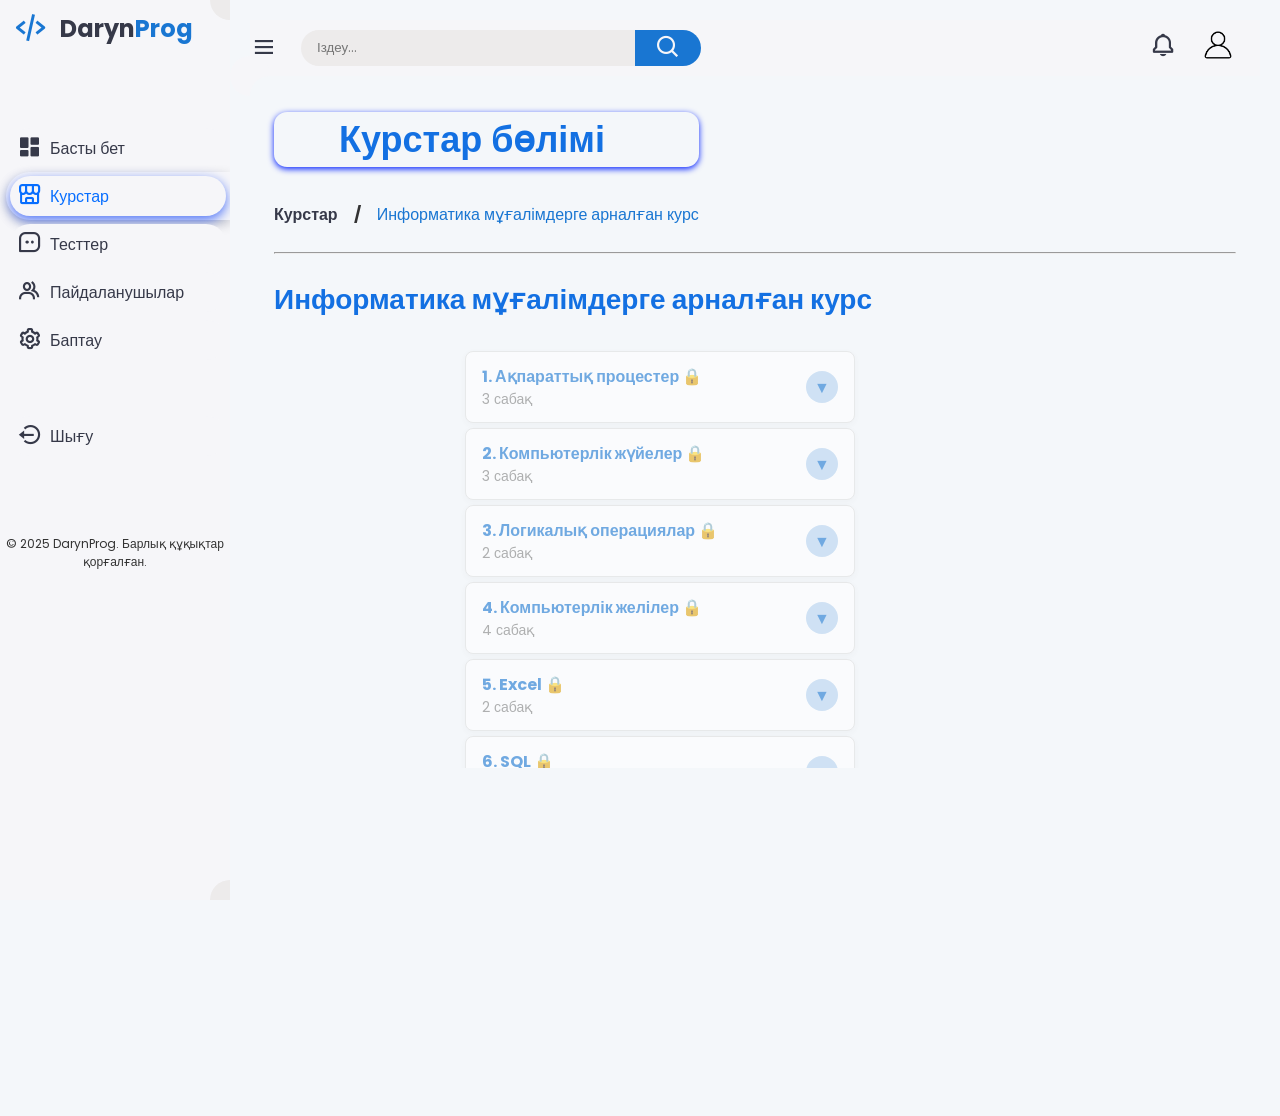
<file: index.html>
<!DOCTYPE html>
<html lang="en">

<head>
    <meta charset="UTF-8">
    <meta name="viewport" content="width=device-width, initial-scale=1.0">
    <link href='https://unpkg.com/boxicons@2.1.4/css/boxicons.min.css' rel='stylesheet'>
    <link rel="stylesheet" href="style.css">
    <link rel="icon" href="imgg/daryn.png">
    <title>Daryn | Prog</title>
</head>

<body>

    <!-- Sidebar -->
    <div class="sidebar">
        <a href="#" class="logo">
            <i class='bx bx-code-alt'></i>
            <div class="logo-name"><span>Daryn</span>Prog</div>
        </a>
        <ul class="side-menu">
            <li><a href="glavny.html"><i class='bx bxs-dashboard'></i>Басты бет</a></li>
            <li class="active"><a href="course.html"><i class='bx bx-store-alt'></i>Курстар</a></li>
            <li><a href="#"><i class='bx bx-message-square-dots'></i>Тесттер</a></li>
            <li><a href="#"><i class='bx bx-group'></i>Пайдаланушылар</a></li>
            <li><a href="#"><i class='bx bx-cog'></i>Баптау</a></li>
        </ul>
        <ul class="side-menu">
            <li>
                <a href="https://darynprog.github.io/infotest/" class="Шығу">
                    <i class='bx bx-log-out-circle'></i>
                    Шығу
                </a>
            </li>
        </ul>
        <ul><br><br><br>
            <li align="center">
                <p style="font-size:12px;" align="center">© 2025 DarynProg. Барлық құқықтар қорғалған. </p>
            </li>
        </ul>
    </div>
    <!-- End of Sidebar -->

    <!-- Main Content -->
    <div class="content">
        <!-- Navbar -->
        <nav>
            <i class='bx bx-menu'></i>
            <form action="#">
                <div class="form-input">
                    <input type="search" placeholder="Іздеу...">
                    <button class="search-btn" type="submit"><i class='bx bx-search'></i></button>
                </div>
            </form>
            <input type="checkbox" id="theme-toggle" hidden>
            
            <a href="#" class="notif">
                <i class='bx bx-bell'></i>
                
            </a>
            <a href="#" class="profile">
                <img src="imgg/iconnn.png">
            </a>
        </nav>

        <!-- End of Navbar -->

        <main>
            <div class="header">
                <div class="left">
                    <h1>Курстар бөлімі</h1><br>
                    <ul class="breadcrumb">
                        <a href="course.html">
                                <li>

                               <b>Курстар </b>
                            </li>
                            </a>
                        <b> / </b>
                        <li><a href="#" class="active">Информатика мұғалімдерге арналған курс</a></li>
                        

                    </ul>
                </div>
                
            </div><br><hr>
<!-- осы жерден басталады -->

<br>
<h1 style="color:#1370e2;">Информатика мұғалімдерге арналған курс</h1>
<div class="course-list-wrapper">
    <ul class="course-list">
        <li id="course1" class="course-item locked" onclick="openCourse(false)">
            <div class="course-info">
              1. Ақпараттық процестер 🔒
              <span class="subtext">3 сабақ</span>
            </div>
            <div class="toggle-icon" onclick="toggleLessons(event, 'lessons1')">▼</div>
        </li>
        <ul id="lessons1" class="lesson-list" style="display: none;">
          <li class="lesson-item">1-сабақ: Санау жүйелері </li>
          <li class="lesson-item">2-сабақ: Ақпаратты кодтау </li>
          <li class="lesson-item">3-сабақ: Ақпараттық өлшеу </li>
        </ul>
        <li id="course2"  class="course-item locked" onclick="openCourse(false)">
            <div class="course-info">
                2. Компьютерлік жүйелер 🔒
              <span class="subtext">3 сабақ</span>
            </div>
            <div class="toggle-icon" onclick="toggleLessons(event, 'lessons2')">▼</div>
          </li>
        <ul id="lessons2" class="lesson-list">
            <li class="lesson-item">1-сабақ: Есептеу техникасының дамуы</li>
            <li class="lesson-item">2-сабақ: Компьютердің қызметі</li>
            <li class="lesson-item">3-сабақ: Компьютерлік графика</li>
        </ul>
        <li id="course3"  class="course-item locked" onclick="openCourse(false)">
            <div class="course-info">
                3. Логикалық операциялар 🔒
              <span class="subtext">2 сабақ</span>
            </div>
            <div class="toggle-icon" onclick="toggleLessons(event, 'lessons3')">▼</div>
          </li>
        <ul id="lessons3" class="lesson-list">
            <li class="lesson-item">1-сабақ: Логикалық операциялар</li>
            <li class="lesson-item">2-сабақ: Ақиқат кестесі</li>
        </ul>
        <li id="course4"  class="course-item locked" onclick="openCourse(false)">
            <div class="course-info">
                4. Компьютерлік желілер 🔒
              <span class="subtext">4 сабақ</span>
            </div>
            <div class="toggle-icon" onclick="toggleLessons(event, 'lessons4')">▼</div>
          </li>
        <ul id="lessons4" class="lesson-list">
            <li class="lesson-item">1-сабақ: Компьютерлік желілердің жіктелу</li>
            <li class="lesson-item">2-сабақ: IP адрес</li>
            <li class="lesson-item">3-сабақ: DNS домен</li>
            <li class="lesson-item">4-сабақ: Ақпараттық қауіпсіздік</li>
          </ul>
        <li id="course5"  class="course-item locked" onclick="openCourse(false)">
            <div class="course-info">
                5. Excel 🔒
              <span class="subtext">2 сабақ</span>
            </div>
            <div class="toggle-icon" onclick="toggleLessons(event, 'lessons5')">▼</div>
          </li>
        <ul id="lessons5" class="lesson-list">
            <li class="lesson-item">1-сабақ: Элементтерді пішімдеу</li>
            <li class="lesson-item">2-сабақ: Электронды кестелерді модельдеу</li>
        </ul>
        <li id="course6"  class="course-item locked" onclick="openCourse(false)">
            <div class="course-info">
                6. SQL 🔒
              <span class="subtext">3 сабақ</span>
            </div>
            <div class="toggle-icon" onclick="toggleLessons(event, 'lessons6')">▼</div>
          </li>
        <ul id="lessons6" class="lesson-list">
            <li class="lesson-item">1-сабақ: Мәліметтер қорын құру</li>
            <li class="lesson-item">2-сабақ: Реляциялық деректер қоры</li>
            <li class="lesson-item">3-сабақ: Мәліметтерді іздеу,сұрыптау және сүзу</li>
        </ul>
        <li id="course7"  class="course-item locked" onclick="openCourse(false)">
            <div class="course-info">
                7. Web жобалау 🔒
              <span class="subtext">2 сабақ</span>
            </div>
            <div class="toggle-icon" onclick="toggleLessons(event, 'lessons7')">▼</div>
          </li>
        <ul id="lessons7" class="lesson-list">
            <li class="lesson-item">1-сабақ: HTML</li>
            <li class="lesson-item">2-сабақ:  CSS</li>
        </ul>
        <li id="course8"  class="course-item locked" onclick="openCourse(false)">
            <div class="course-info">
                8. Python 🔒
              <span class="subtext">5 сабақ</span>
            </div>
            <div class="toggle-icon" onclick="toggleLessons(event, 'lessons8')">▼</div>
          </li>
        <ul id="lessons8" class="lesson-list">
            <li class="lesson-item">1-сабақ: Алгоритм түрлері</li>
            <li class="lesson-item">2-сабақ: Цикл түрлері</li>
            <li class="lesson-item">3-сабақ: Массивтер</li>
            <li class="lesson-item">4-сабақ: Процедура, функция, жолдар</li>
            <li class="lesson-item">5-сабақ: Есептерді талдау</li>
        </ul>
        <li id="course9"  class="course-item locked" onclick="openCourse(false)">
            <div class="course-info">
                9. Бейнеконтент 🔒
              <span class="subtext">1 сабақ</span>
            </div>
            <div class="toggle-icon" onclick="toggleLessons(event, 'lessons9')">▼</div>
          </li>
        <ul id="lessons9" class="lesson-list">
            <li class="lesson-item">1-сабақ:Бейнемен жұмыс</li>
        </ul>
        <li id="course10"  class="course-item locked" onclick="openCourse(false)">
            <div class="course-info">
                10. Жасанды интелект 🔒
              <span class="subtext">2 сабақ</span>
            </div>
            <div class="toggle-icon" onclick="toggleLessons(event, 'lessons10')">▼</div>
          </li>
        <ul id="lessons10" class="lesson-list">
            <li class="lesson-item">1-сабақ: Жасанды интелект</li>
            <li class="lesson-item">2-сабақ: Нейрондық желілер</li>
        </ul>
    </ul>
        <br><br>
  </div>
<!-- Видеосабақтар бөлігі -->
<br>
<div class="video-section" style="display: none;">
  <button id="back-btn">⬅   Артқа қайту</button>
  <h2>Сабақ атауы</h2>
  
  

  <iframe src="" 
  width="640" height="360" 
  frameborder="0" 
  allow="autoplay; fullscreen; picture-in-picture" 
  allowfullscreen>
</iframe>
  

  <!-- <iframe id="videoPlayer" width="560"
  height="315"
  src="https://www.youtube.com/embed/    ?rel=0&modestbranding=1&controls=1"
  frameborder="0"
  allow="accelerometer; autoplay; clipboard-write; encrypted-media; gyroscope; picture-in-picture"
  allowfullscreen>

  </iframe> -->

  <div class="nav-buttons"></div>
</div>
<br><br><br><br>
        </div>
        </main>
    </div>
    <style>
/*  */

.course-item.locked {
  opacity: 0.6;
  cursor: not-allowed;
} /* керек, себебі біз хабарлама көрсетеміз */
.lesson-item.locked {
  opacity: 0.6;
  cursor: not-allowed;
  pointer-events: auto; /* керек, себебі біз хабарлама көрсетеміз */
}
.lesson-item.locked:hover {
  background-color: #eee;
}

.toggle-icon {
  font-size: 16px;
  padding: 8px;
  width: 32px;
  height: 32px;
  background-color: rgb(184, 212, 241);
  border-radius: 50%; /* домалақ ету */
  display: flex;
  justify-content: center;
  align-items: center;
  transition: transform 0.3s ease, background-color 0.3s;
  cursor: pointer;
}

.toggle-icon:hover {
  background-color: #007bff;
}

.rotated {
  transform: rotate(180deg);
}

    .course-list-wrapper {
      width: 600px;
      margin: 0 auto;
      font-family: sans-serif;
    }
    .course-item {
  transition: all 0.3s ease;
  box-shadow: 0 2px 6px rgba(0, 0, 0, 0.04);
  cursor: pointer;
  background: #ffffff;
  border: 1px solid #e0e0e0;
  padding: 12px 16px;
  border-radius: 8px;
  margin-bottom: 5px;
  display: flex;
  justify-content: space-between;
  align-items: center;
  font-weight: bold;
  user-select: none;
}
  .course-item:hover {
    background-color: #eaf3ff;
    transform: translateY(-3px);
    border-left: 6px solid #007bff;
  }
  .course-item span {
    font-size: 14px;
    color: #666;
  }

    .course-item span.subtext {
      display: block;
      font-weight: normal;
      font-size: 14px;
      color: gray;
    }

    .toggle-icon {
      transition: transform 0.3s;
    }

    .rotated {
      transform: rotate(180deg);
    }

    .lesson-list {
      display: none;
      margin-left: 20px;
      margin-top: 5px;
      margin-bottom: 10px;
    }

    .lesson-item {
      background: #e6f0ff;
      padding: 8px;
      border-radius: 6px;
      margin-top: 4px;
      cursor: pointer;
    }

    .lesson-item:hover {
      background: #cce0ff;
    }

    iframe {
      width: 100%;
      height: 400px;
      margin-top: 20px;
      border: none;
    }
/*  */
     /* Видеосабақ бөлімін сәндеу */
.video-section {
  display: block;
  padding: 20px;
  background-color: #f4f4f4;
  border-radius: 13px;
  box-shadow: 0 4px 8px rgba(35, 3, 3, 0.1);
  text-align:center;
  
}
/* Видеосабақтың тақырыбын сәндеу */
.video-section h2 {
  font-size: 24px;
  color: #1150c5;
  margin-bottom: 20px;
  text-align: center;
}

/* Артқа қайту және келесі сабаққа өту батырмаларын сәндеу */
.nav-buttons button {
  background-color: #1150c5;
  color: white;
  border: none;
  padding: 10px 20px;
  margin: 5px;
  font-size: 16px;
  border-radius: 13px;
  cursor: pointer;
  transition: background-color 0.3s ease;
  text-align: center;
}

/* Батырма үстінде болғанда түсін өзгерту */
.nav-buttons button:hover {
  background-color: #0b3d91;
}

/* Артқа қайту батырмасының бөлек стилі */
#back-btn {
  background-color: #2d64ca;
  color: white;
  padding: 10px 20px;
  border: none;
  font-size: 16px;
  border-radius: 13px;
  cursor: pointer;
  margin-bottom: 20px;
  transition: background-color 0.3s ease;
  display: block;
  margin-left: 0;
}
#prev-btn {
    text-align:center;
}
#next-btn{
    text-align:center;
}

/* Артқа қайту батырмасының үстінде болғанда түсін өзгерту */
#back-btn:hover {
  background-color: #0b3d91;
}
</style>   
    <script src="index.js"></script>
    <script src="script.js"></script>
</body>
</html>
</file>
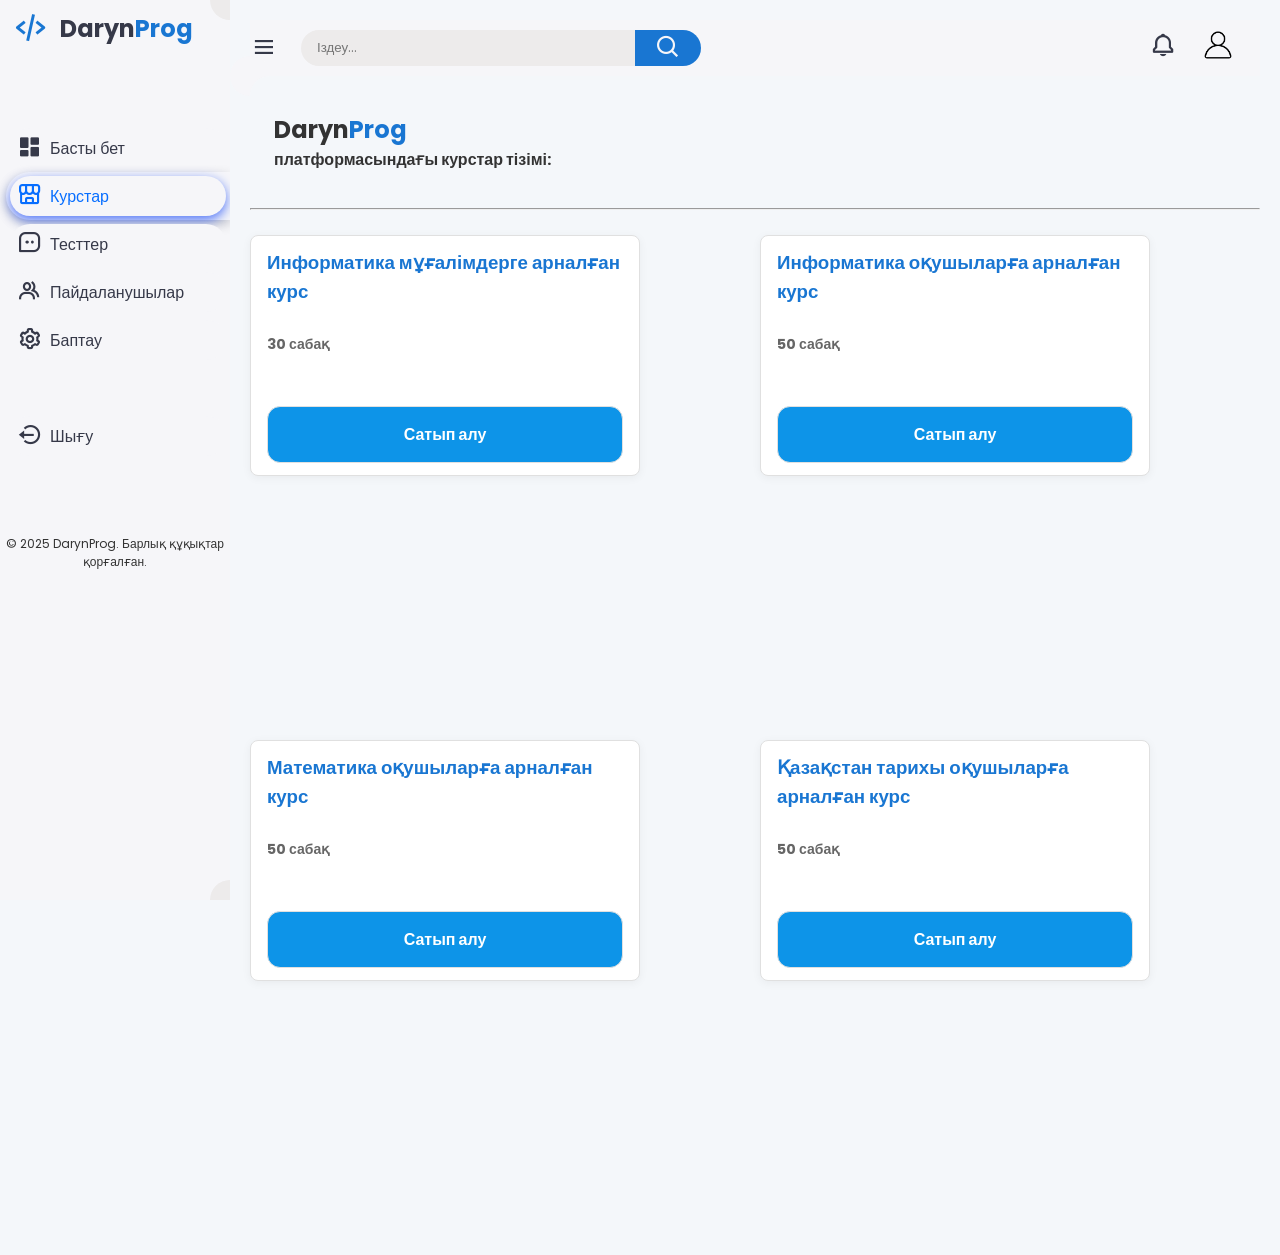
<file: course.html>
<!DOCTYPE html>
<html lang="en">    
    <head>
        <meta charset="UTF-8">
        <meta name="viewport" content="width=device-width, initial-scale=1.0">
        <link href='https://unpkg.com/boxicons@2.1.4/css/boxicons.min.css' rel='stylesheet'>
        <link rel="stylesheet" href="style.css">
        <link rel="icon" href="imgg/daryn.png">
        <title>Daryn | Prog</title>
    </head>
    
    <body>
    
        <!-- Sidebar -->
        <div class="sidebar">
            <a href="#" class="logo">
                <i class='bx bx-code-alt'></i>
                <div class="logo-name"><span>Daryn</span>Prog</div>
            </a>
            <ul class="side-menu">
                <li><a href="glavny.html"><i class='bx bxs-dashboard'></i>Басты бет</a></li>
                <li class="active"><a href="course.html"><i class='bx bx-store-alt'></i>Курстар</a></li>
                <li><a href="#"><i class='bx bx-message-square-dots'></i>Тесттер</a></li>
                <li><a href="#"><i class='bx bx-group'></i>Пайдаланушылар</a></li>
                <li><a href="#"><i class='bx bx-cog'></i>Баптау</a></li>
            </ul>
            <ul class="side-menu">
                <li>
                    <a href="https://darynprog.github.io/infotest/" class="Шығу">
                        <i class='bx bx-log-out-circle'></i>
                        Шығу
                    </a>
                </li>
            </ul>
            <ul><br><br><br>
                <li align="center">
                    <p style="font-size:12px;" align="center">© 2025 DarynProg. Барлық құқықтар қорғалған. </p>
                </li>
            </ul>
        </div>
        <!-- End of Sidebar -->
    
        <!-- Main Content -->
        <div class="content">
            <!-- Navbar -->
            <nav>
                <i class='bx bx-menu'></i>
                <form action="#">
                    <div class="form-input">
                        <input type="search" placeholder="Іздеу...">
                        <button class="search-btn" type="submit"><i class='bx bx-search'></i></button>
                    </div>
                </form>
                <input type="checkbox" id="theme-toggle" hidden>
                
                <a href="#" class="notif">
                    <i class='bx bx-bell'></i>
                    
               </a>
                <a href="#" class="profile">
                    <img src="imgg/iconnn.png">
                </a>
            </nav>

            <main>
                <div id="course-container">

                    <p style="color:rgb(36, 35, 35)"> 
                        <h2> <b>Daryn<b style="color:#1976D2">Prog</b> </h2>платформасындағы курстар тізімі:   </p> 
                </div>
            </main><hr><br>
        <div class="course-container">
            <ul class="course-list">
                    <a href="index.html" >
                        <li class="course-item"> <h3> Информатика мұғалімдерге  арналған курс</h3><br><span>30  сабақ</span>
                            <br><br><br><button class="course-btn" onclick="buyAllCourses()"> 
                            <b>Сатып алу</b></button>
                        </li>
                    </a>
                    <!-- <button class="course-btn" onclick="buyCourse('course1')">Бірінші тақырыпты сатып алу</button>  -->
            </ul>
            <ul class="course-list">
                    <a href="#" >
                        <li class="course-item"> <h3> Информатика оқушыларға  арналған курс</h3><br><span>50  сабақ</span>
                            <br><br><br><button class="course-btn"><!-- onclick="buyAllCourses()" -->
                            <b>Сатып алу</b></button>
                        </li>
                    </a>
                    <!-- <button class="course-btn" onclick="buyCourse('course1')">Бірінші тақырыпты сатып алу</button>  -->
            </ul>
            <ul class="course-list">
                    <a href="#" >
                        <li class="course-item"> <h3> Математика оқушыларға  арналған курс</h3><br><span>50  сабақ</span>
                            <br><br><br><button class="course-btn"><!-- onclick="buyAllCourses()" -->
                            <b>Сатып алу</b></button>
                        </li>
                    </a>
                    <!-- <button class="course-btn" onclick="buyCourse('course1')">Бірінші тақырыпты сатып алу</button>  -->
            </ul>
            <ul class="course-list">
                    <a href="#" >
                        <li class="course-item"> <h3> Қазақстан тарихы оқушыларға  арналған курс</h3><br><span>50  сабақ</span>
                            <br><br><br><button class="course-btn"><!-- onclick="buyAllCourses()" -->
                            <b>Сатып алу</b></button>
                        </li>
                    </a>
                    <!-- <button class="course-btn" onclick="buyCourse('course1')">Бірінші тақырыпты сатып алу</button>  -->
            </ul>
            
        </div>
            <script src="index.js"></script>
</body>
</html>
</file>
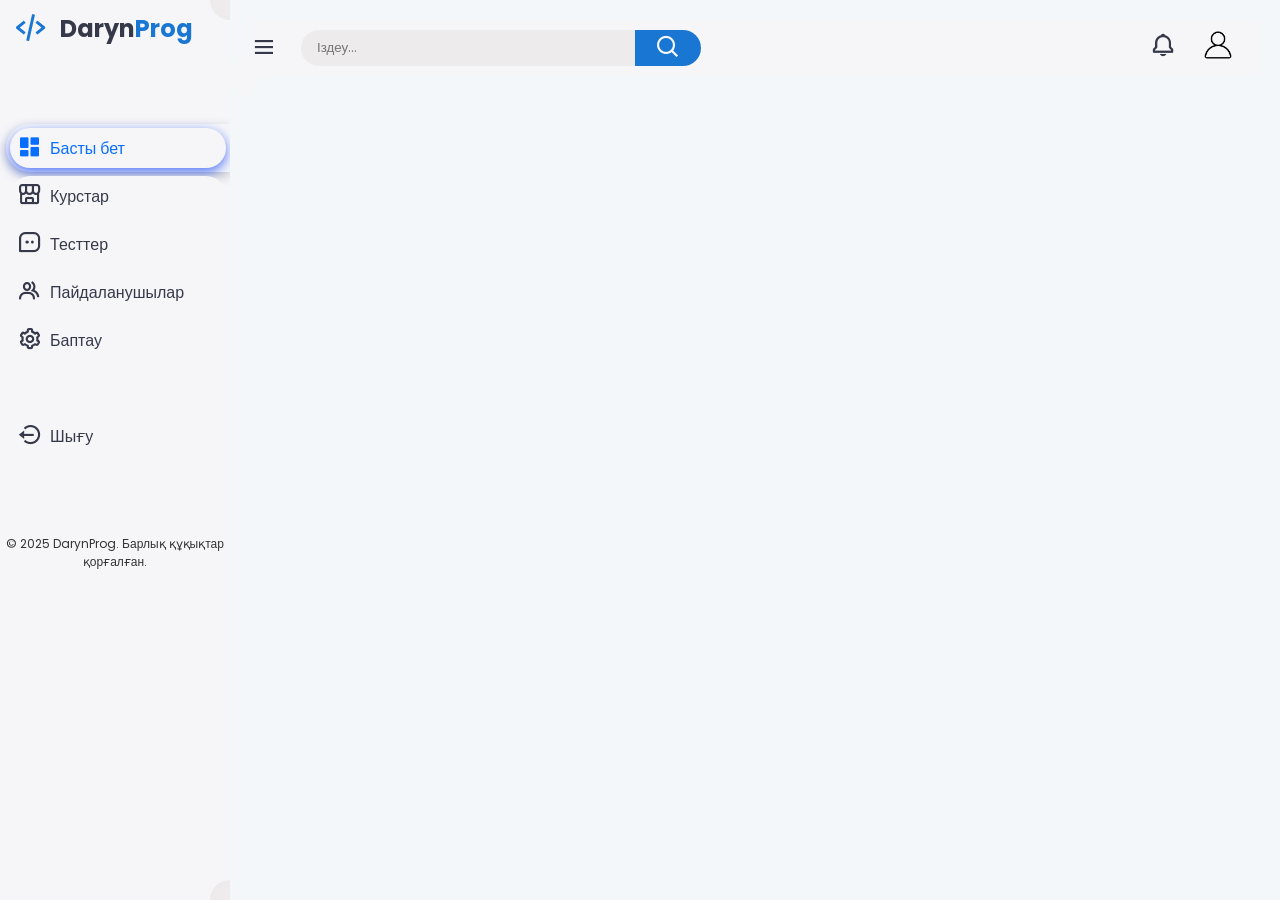
<file: glavny.html>
<!DOCTYPE html>
<html lang="en">

<head>
    <meta charset="UTF-8">
    <meta name="viewport" content="width=device-width, initial-scale=1.0">
    <link href='https://unpkg.com/boxicons@2.1.4/css/boxicons.min.css' rel='stylesheet'>
    <link rel="stylesheet" href="style.css">
    <link rel="icon" href="imgg/daryn.png">
    <title>Daryn | Prog</title>
</head>

<body>

    <!-- Sidebar -->
    <div class="sidebar" id="sidebar">
        <a href="#" class="logo">
            <i class='bx bx-code-alt'></i>
            <div class="logo-name"><span>Daryn</span>Prog</div>
        </a>
        <ul class="side-menu">
            <li class="active"><a href="glavny.html"><i class='bx bxs-dashboard'></i>Басты бет</a></li>
            <li><a href="course.html"><i class='bx bx-store-alt'></i>Курстар</a></li>
            <li><a href="#"><i class='bx bx-message-square-dots'></i>Тесттер</a></li>
            <li><a href="#"><i class='bx bx-group'></i>Пайдаланушылар</a></li>
            <li><a href="#"><i class='bx bx-cog'></i>Баптау</a></li>
        </ul>
        <ul class="side-menu">
            <li>
                <a href="https://darynprog.github.io/infotest/" class="Шығу">
                    <i class='bx bx-log-out-circle'></i>
                    Шығу
                </a>
            </li>
        </ul>
        <ul><br><br><br>
            <li align="center">
                <p style="font-size:12px;" align="center">© 2025 DarynProg. Барлық құқықтар қорғалған. </p>
            </li>
        </ul>
    </div>
    <!--  Sidebar end -->

    <!-- Main Content -->
    
    <div class="content" id="content">
        <!-- Navbar -->
        <nav>
            <i class='bx bx-menu'></i>
            <form action="#">
                <div class="form-input">
                    <input type="search" placeholder="Іздеу...">
                    <button class="search-btn" type="submit"><i class='bx bx-search'></i></button>
                </div>
            </form>
            <input type="checkbox" id="theme-toggle" hidden>
            
            <a href="#" class="notif">
                <i class='bx bx-bell'></i>
                
            </a>
            <a href="#" class="profile">
                <img src="imgg/iconnn.png">
            </a>
        </nav>
    </div>

        <!-- End of Navbar -->

        <main>
            <div class="header">
                <div class="left"></div>
            </div>
        </main>
    

    <script src="index.js"></script>
    <script src="script.js"></script>
</body>
</html>
</file>
<file: style.css>
@import url('https://fonts.googleapis.com/css2?family=Poppins:wght@300;400;500;600;700;800&display=swap');

:root {
    --light: #f6f6f9;
    --primary: #1976D2;
    --light-primary: #CFE8FF;
    --grey: #edebeb;
    --dark-grey: #AAAAAA;
    --dark: #363949;
    --danger: #D32F2F;
	--light-danger: #FECDD3;
    --warning: #FBC02D;
    --light-warning: #FFF2C6;
    --success: #388E3C;
    --light-success: #BBF7D0;
}

*{
    margin: 0;
    padding: 0;
    box-sizing: border-box;
    font-family: 'Poppins', sans-serif;
}

.bx{
    font-size: 1.7rem;
}

a{
    text-decoration: none;
}

li{
    list-style: none;
}

html{
    overflow-x: hidden;
}

body.dark{
    --light: #181a1e;
    --grey: #25252c;
    --dark: #fbfbfb
}

body{
    background: var(--grey);
    overflow-x: hidden;
}

.sidebar{
    position: fixed;
    top: 0;
    left: 0;
    background: var(--light);
    width: 230px;
    height: 100%;
    z-index: 2000;
    overflow-x: hidden;
    scrollbar-width: none;
    transition: all 0.3s ease;
    }

.sidebar::-webkit-scrollbar{
    display: none;
}

.sidebar.close{
    width: 60px;
}
.course-list-wrapper {
    width: 100%;
    padding: 10px;
}



.course-list {
    padding: 0;
    margin: 0;
    list-style: none;
}




.sidebar .logo{
    font-size: 24px;
    font-weight: 700;
    height: 56px;
    display: flex;
    align-items: center;
    color: var(--primary);
    z-index: 500;
    padding-bottom: 20px;
    box-sizing: content-box;
}
.sidebar .logo .logo-name span{
    color: var(--dark);
    
}

.sidebar .logo .bx{
    min-width: 60px;
    display: flex;
    justify-content: center;
    font-size: 2.2rem;
}

.sidebar .side-menu{
    width: 100%;
    margin-top: 48px;
}

.sidebar .side-menu li{
    height: 48px;
    background: transparent;
    margin-left: 6px;
    border-radius: 48px 0 0 48px;
    padding: 4px;
}

.sidebar .side-menu li.active{
    box-shadow: 0 4px 12px rgba(0,0,0,0.2);
}
.sidebar .side-menu li:hover {
    background-color:#d9d9f3;
    transform: translateX(2px); /* Жанынан 5px-ге жылжиды */
    transition: all 0.6s ease;
    color:#056dfffd;
    box-shadow: 0 4px 12px rgba(11, 62, 247, 0.7);
  }
.sidebar .side-menu li.active::before{
    content: "";
    position: absolute;
    width: 40px;
    height: 40px;
    border-radius: 50%;
    top: -40px;
    right: 0;
    box-shadow: 20px 20px 0 var(--grey);
    z-index: -1;
}

.sidebar .side-menu li.active::after{
    content: "";
    position: absolute;
    width: 40px;
    height: 40px;
    border-radius: 50%;
    bottom: -40px;
    right: 0;
    box-shadow: 20px -20px 0 var(--grey);
    z-index: -1;
}

.sidebar .side-menu li a{
    width: 100%;
    height: 100%;
    background: var(--light);
    display: flex;
    align-items: center;
    border-radius: 48px;
    font-size: 16px;
    color: var(--dark);
    white-space: nowrap;
    overflow-x: hidden;
    transition: all 0.3s ease;
}

.sidebar .side-menu li.active a{
    color:#056dfffd;
    box-shadow: 0 4px 12px rgba(11, 62, 247, 0.7); 
    /*  0,0,0,0.2 */
}

.sidebar.close .side-menu li a{
    width: calc(48px - (4px * 2));
    transition: all 0.3s ease;
}

.sidebar .side-menu li a .bx{
    min-width: calc(60px - ((4px + 6px) * 2));
    display: flex;
    font-size: 1.6rem;
    justify-content: center;
}
.sidebar .side-menu li a.logout{
    color: var(--danger); 
}
.content{
    position: relative;
    width: calc(100% - 230px);
    left: 230px;
    transition: all 0.3s ease;
}

.sidebar.close~.content{
    width: calc(100% - 60px);
    left: 60px;
}

.content nav{
    height: 56px;
    background: var(--light);
    padding: 0 24px 0 0;
    display: flex;
    align-items: center;
    grid-gap: 24px;
    position: sticky;
    top: 0;
    left: 0;
    z-index: 1000;
}

.content nav::before{
    content: "";
    position: absolute;
    width: 40px;
    height: 40px;
    bottom: -40px;
    left: 0;
    border-radius: 50%;
    box-shadow: -20px -20px 0 var(--light);
}

.content nav a{
    color: var(--dark);
}

.content nav .bx.bx-menu{
    cursor: pointer;
    color: var(--dark);
}

.content nav form{
    max-width: 400px;
    width: 100%;
    margin-right: auto;
}

.content nav form .form-input{
    display: flex;
    align-items: center;
    height: 36px;
}

.content nav form .form-input input{
    flex-grow: 1;
    padding: 0 16px;
    height: 100%;
    border: none;
    background: var(--grey);
    border-radius: 36px 0 0 36px;
    outline: none;
    width: 100%;
    color: var(--dark);
}

.content nav form .form-input button{
    width: 80px;
    height: 100%;
    display: flex;
    justify-content: center;
    align-items: center;
    background: var(--primary);
    color: var(--light);
    font-size: 18px;
    border: none;
    outline: none;
    border-radius: 0 36px 36px 0;
    cursor: pointer;
}

.content nav .notif{
    font-size: 20px;
    position: relative;
}

.content nav .notif .count{
    position: absolute;
    top: -6px;
    right: -6px;
    width: 20px;
    height: 20px;
    background: var(--danger);
    border-radius: 50%;
    color: var(--light);
    border: 2px solid var(--light);
    font-weight: 700;
    font-size: 12px;
    display: flex;
    align-items: center;
    justify-content: center;
}

.content nav .profile img{
    width: 36px;
    height: 36px;
    object-fit: cover;
    border-radius: 50%;
}

.content nav .theme-toggle{
    display: block;
    min-width: 50px;
    height: 25px;
    background: var(--grey);
    cursor: pointer;
    position: relative;
    border-radius: 25px;
}

.content nav .theme-toggle::before{
    content: "";
    position: absolute;
    top: 2px;
    left: 2px;
    bottom: 2px;
    width: calc(25px - 4px);
    background: var(--primary);
    border-radius: 50%;
    transition: all 0.3s ease;
}

.content nav #theme-toggle:checked+.theme-toggle::before{
    left: calc(100% - (25px - 4px) - 2px);
}

.content main{
    width: 100%;
    padding: 36px 24px;
    max-height: calc(100vh - 56px);
}

.content main .header{
    display: flex;
    align-items: center;
    justify-content: space-between;
    grid-gap: 16px;
    flex-wrap: wrap;
}

.content main .header .left h1{
    font-size: 36px;
    font-weight: 600;
    margin-bottom: 10px;
    align-items: center;
    padding-left: 65px;
    color:#1370e2;
    border-radius: 13px;
    box-shadow: 0 2px 6px rgb(5, 34, 254);
    /* var(--dark) */
}

.content main .header .left .breadcrumb{
    display: flex;
    align-items: center;
    grid-gap: 16px;
}

.content main .header .left .breadcrumb li{
    color: var(--dark);
}

.content main .header .left .breadcrumb li a{
    color: var(--dark-grey);
    pointer-events: none;
}

.content main .header .left .breadcrumb li a.active{
    color: var(--primary);
    pointer-events: none;
}

.content main .header .report{
    height: 36px;
    padding: 0 16px;
    border-radius: 36px;
    background: var(--primary);
    color: var(--light);
    display: flex;
    align-items: center;
    justify-content: center;
    grid-gap: 10px;
    font-weight: 500;
}

.content main .insights{
    display: grid;
    grid-template-columns: repeat(auto-fit, minmax(240px, 1fr));
    grid-gap: 24px;
    margin-top: 36px;
}

.content main .insights li{
    padding: 24px;
    background: var(--light);
    border-radius: 20px;
    display: flex;
    align-items: center;
    grid-gap: 24px;
    cursor: pointer;
}

.content main .insights li .bx{
    width: 80px;
    height: 80px;
    border-radius: 10px;
    font-size: 36px;
    display: flex;
    align-items: center;
    justify-content: center;
}

.content main .insights li:nth-child(1) .bx{
    background: var(--light-primary);
    color: var(--primary);
}

.content main .insights li:nth-child(2) .bx{
    background: var(--light-warning);
    color: var(--warning);
}

.content main .insights li:nth-child(3) .bx{
    background: var(--light-success);
    color: var(--success);
}

.content main .insights li:nth-child(4) .bx{
    background: var(--light-danger);
    color: var(--danger);
}

.content main .insights li .info h3{
    font-size: 24px;
    font-weight: 600;
    color: var(--dark);
}

.content main .insights li .info p{
    color: var(--dark);
}

.content main .bottom-data{
    display: flex;
    flex-wrap: wrap;
    grid-gap: 24px;
    margin-top: 24px;
    width: 100%;
    color: var(--dark);
}

.content main .bottom-data>div{
    border-radius: 20px;
    background: var(--light);
    padding: 24px;
    overflow-x: auto;
}

.content main .bottom-data .header{
    display: flex;
    align-items: center;
    grid-gap: 16px;
    margin-bottom: 24px;
}

.content main .bottom-data .header h3{
    margin-right: auto;
    font-size: 24px;
    font-weight: 600;
}

.content main .bottom-data .header .bx{
    cursor: pointer;
}

.content main .bottom-data .orders{
    flex-grow: 1;
    flex-basis: 500px;
}

.content main .bottom-data .orders table{
    width: 100%;
    border-collapse: collapse;
}

.content main .bottom-data .orders table th{
    padding-bottom: 12px;
    font-size: 13px;
    text-align: left;
    border-bottom: 1px solid var(--grey);
}

.content main .bottom-data .orders table td{
    padding: 16px 0;
}

.content main .bottom-data .orders table tr td:first-child{
    display: flex;
    align-items: center;
    grid-gap: 12px;
    padding-left: 6px;
}

.content main .bottom-data .orders table td img{
    width: 36px;
    height: 36px;
    border-radius: 50%;
    object-fit: cover;
}

.content main .bottom-data .orders table tbody tr{
    cursor: pointer;
    transition: all 0.3s ease;
}

.content main .bottom-data .orders table tbody tr:hover{
    background: var(--grey);
}

.content main .bottom-data .orders table tr td .status{
    font-size: 10px;
    padding: 6px 16px;
    color: var(--light);
    border-radius: 20px;
    font-weight: 700;
}

.content main .bottom-data .orders table tr td .status.completed{
    background: var(--success);
}

.content main .bottom-data .orders table tr td .status.process{
    background: var(--primary);
}

.content main .bottom-data .orders table tr td .status.pending{
    background: var(--warning);
}

.content main .bottom-data .reminders{
    flex-grow: 1;
    flex-basis: 300px;
}

.content main .bottom-data .reminders .task-list{
    width: 100%;
}

.content main .bottom-data .reminders .task-list li{
    width: 100%;
    margin-bottom: 16px;
    background: var(--grey);
    padding: 14px 10px;
    border-radius: 10px;
    display: flex;
    align-items: center;
    justify-content: space-between;
}

.content main .bottom-data .reminders .task-list li .task-title{
    display: flex;
    align-items: center;
}

.content main .bottom-data .reminders .task-list li .task-title p{
    margin-left: 6px;
}

.content main .bottom-data .reminders .task-list li .bx{
  cursor: pointer;  
}

.content main .bottom-data .reminders .task-list li.completed{
    border-left: 10px solid var(--success);
}

.content main .bottom-data .reminders .task-list li.not-completed{
    border-left: 10px solid var(--danger);
}

.content main .bottom-data .reminders .task-list li:last-child{
   margin-bottom: 0;
}

@media screen and (max-width: 768px) {
    .course-item {
        display: flex;
        align-items: center;
        padding: 12px;
        margin-bottom: 10px;
        background-color: #fff;
        border-radius: 10px;
        box-shadow: 0 2px 5px rgba(0, 0, 0, 0.1);
        font-size: 15px;
        gap: 10px; /* иконка мен жазу арасын ашу үшін */
    }

    .course-info {
        flex: 1; /* максимум кеңістік алады */
        min-width: 0; /* сығылуға рұқсат береді */
        font-weight: 600;
        font-size: 15px;
        overflow-wrap: break-word;
    }
    .toggle-icon {
        width: 30px;
        height: 30px;
        background-color: #cce4ff;
        color: #005cbf;
        border-radius: 50%;
        display: flex;
        justify-content: center;
        align-items: center;
        font-size: 16px;
        cursor: pointer;
        /* сол жаққа жылжыту үшін: */
        order: -1;
        margin-right: 10px;
    }
    
    .sidebar{
        width: 200px;
    }

    .content{
        width: calc(100% - 60px);
        left: 200px;
    }
    .course-btn{
        width: 100%;
        padding: 10px;
        padding: 0;
        margin: 0;
        list-style: none;
        text-align: center;
        justify-content: space-between;
        align-items: center;
        flex-wrap: wrap;
    }
    .course-btn:hover {
        background-color: #006fd6;
        box-shadow: 0 8px 16px rgba(0, 0, 0, 0.2);
        transform: scale(1.05);
      }
    .course-list-wrapper {
        width: 100%;
        padding: 10px;
    }

    .course-list {
        padding: 0;
        margin: 0;
        list-style: none;
    }
    .subtext {
        display: block;
        font-size: 13px;
        color: gray;
        margin-top: 4px;
    }
    .lesson-list {
        padding-left: 20px;
        margin-top: -5px;
        margin-bottom: 10px;
        font-size: 13px;
        color: #333;
    }

    .lesson-item {
        padding: 5px 0;
    }
    
}
        @media screen and (max-width: 576px) {
            .course-list-wrapper {
                width: 100%;
                padding: 10px;
            }
        
            .course-list {
                padding: 0;
                margin: 0;
                list-style: none;
            }
            .course-btn{
                width: 100%;
                padding: 10px;
                padding: 0;
                margin: 0;
                list-style: none;
                justify-content: space-between;
                align-items: center;
                flex-wrap: wrap;
            }
            .course-btn:hover {
                background-color: #006fd6;
                box-shadow: 0 8px 16px rgba(0, 0, 0, 0.2);
                transform: scale(1.05);
              }
        
            .course-item {
                display: flex;
                justify-content: space-between;
                align-items: center;
                padding: 12px;
                margin-bottom: 10px;
                background-color: #fff;
                border-radius: 10px;
                box-shadow: 0 2px 5px rgba(0, 0, 0, 0.1);
                font-size: 15px;
                flex-wrap: wrap;
            }
        
            .course-info {
                flex: 1 1 70%;
                font-weight: 600;
                font-size: 14px;
            }
        
            .subtext {
                display: block;
                font-size: 13px;
                color: gray;
                margin-top: 4px;
            }
        
            .toggle-icon {
                width: 30px;
                height: 30px;
                background-color: #cce4ff;
                color: #005cbf;
                border-radius: 50%;
                display: flex;
                justify-content: center;
                align-items: center;
                font-size: 16px;
                cursor: pointer;
                /* сол жаққа жылжыту үшін: */
                order: -1;
                margin-right: 10px;
            }
            .lesson-list {
                padding-left: 20px;
                margin-top: -5px;
                margin-bottom: 10px;
                font-size: 13px;
                color: #333;
            }
        
            .lesson-item {
                padding: 5px 0;
            }
        
        
    
    .content nav form .form-input input{
        display: none;
    }

    .content nav form .form-input button{
        width: auto;
        height: auto;
        background: transparent;
        color: var(--dark);
        border-radius: none;
    }

    .content nav form.show .form-input input{
        display: block;
        width: 100%;
    }

    .content nav form.show .form-input button{
        width: 36px;
        height: 100%;
        color: var(--light);
        background: var(--danger);
        border-radius: 0 36px 36px 0;
    }

    .content nav form.show~.notif, .content nav form.show~.profile{
        display: none;
    }

    .content main .insights {
        grid-template-columns: 1fr;
    }

    .content main .bottom-data .header{
        min-width: 340px;
    }

    .content main .bottom-data .orders table{
        min-width: 340px;
    }

    .content main .bottom-data .reminders .task-list{
        min-width: 340px;
    }

}
body {
    font-family: 'Segoe UI', Tahoma, Geneva, Verdana, sans-serif;
    background-color: #f4f7fa;
    margin: 0;
    padding: 20px;
    color: #333;
  }
  h1 {
    font-size: 28px;
    margin-bottom: 20px;
  }
  .course-container {
    height:1000px;
    display: grid;
    grid-template-columns: repeat(2, minmax(100px, 1fr));
    gap: 10px;
    align-items: start;
  }
  .course-btn{
    cursor:pointer;
    color:#ffffff;
    font-size: 16px;
    background-color: #0d94e8;
    border-radius: 13px;
    border: 1px solid #e0e0e0;
    width: 100%;
    padding: 15px;
    list-style: none;
    transition: 0.3s ease;
    justify-content: center;
    align-items: center;
  }
  .course-btn:hover {
    background-color: #115a9e;
    color:#07ff39;
    box-shadow: 0 8px 16px rgba(0, 0, 0, 0.2);
    transform: scale(1.05);
  }
  .course-item {
    color: #1976D2;
    transition: all 0.3s ease;
    box-shadow: 0 2px 10px rgba(0, 0, 0, 0.05);
    cursor: pointer;
    background: #ffffff;
    border: 1px solid #e0e0e0;
    padding: 12px 16px;
    border-radius: 8px;
    margin-bottom: 5px;
    align-items: center;
    font-weight: bold;
    user-select: none;
  }


  .course-list {
    list-style: none;
    padding: 0;
    max-width: 390px;
    transition: 0.3s ease;
    height: 0px;
  }
  .course-list-wrapper{
    padding-bottom: 200px;
  }
  
  .course-item:hover {
    background-color: #eaf3ff;
    transform: translateY(-3px);
    border-left: 6px solid #007bff;
  }
  .course-item span {
    font-size: 14px;
    color: #666;
    transition:  0.3s ease;
  }

  .video-section {
    margin-top: 40px;
    max-width: 800px;
    background: white;
    padding: 20px;
    border-radius: 16px;
    box-shadow: 0 2px 10px rgba(0, 0, 0, 0.05);
  }

  iframe {
    width: 100%;
    height: 400px;
    border: none;
    border-radius: 8px;
  }

  .quiz {
    margin-top: 20px;
  }
  .quiz input[type="text"] {
    width: 100%;
    padding: 10px;
    margin-bottom: 10px;
    border: 1px solid #ccc;
    border-radius: 6px;
  }
  .quiz button {
    padding: 10px 20px;
    background-color: #1976D2;
    color: white;
    border: none;
    border-radius: 6px;
    cursor: pointer;
    transition: background-color 0.3s ease;
  }
  .quiz button:hover {
    background-color: #00060c;
  }
</file>
